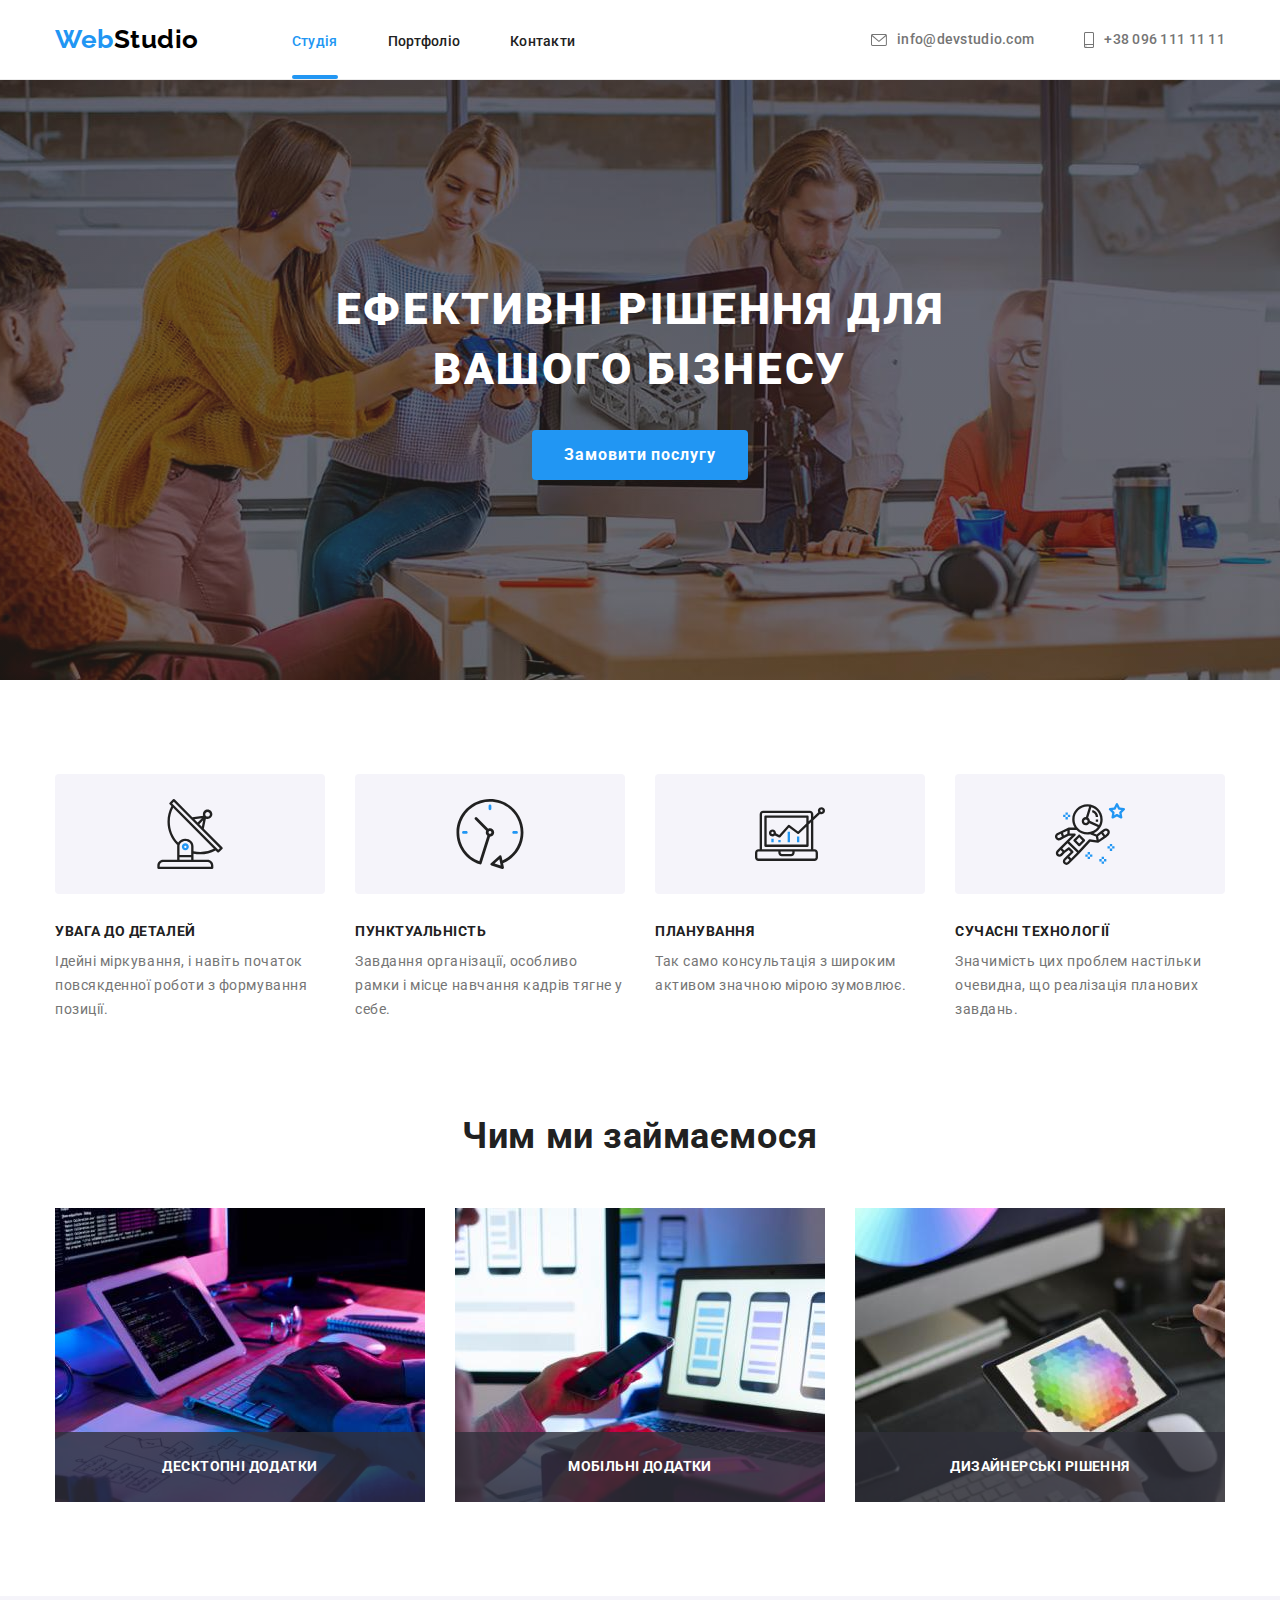
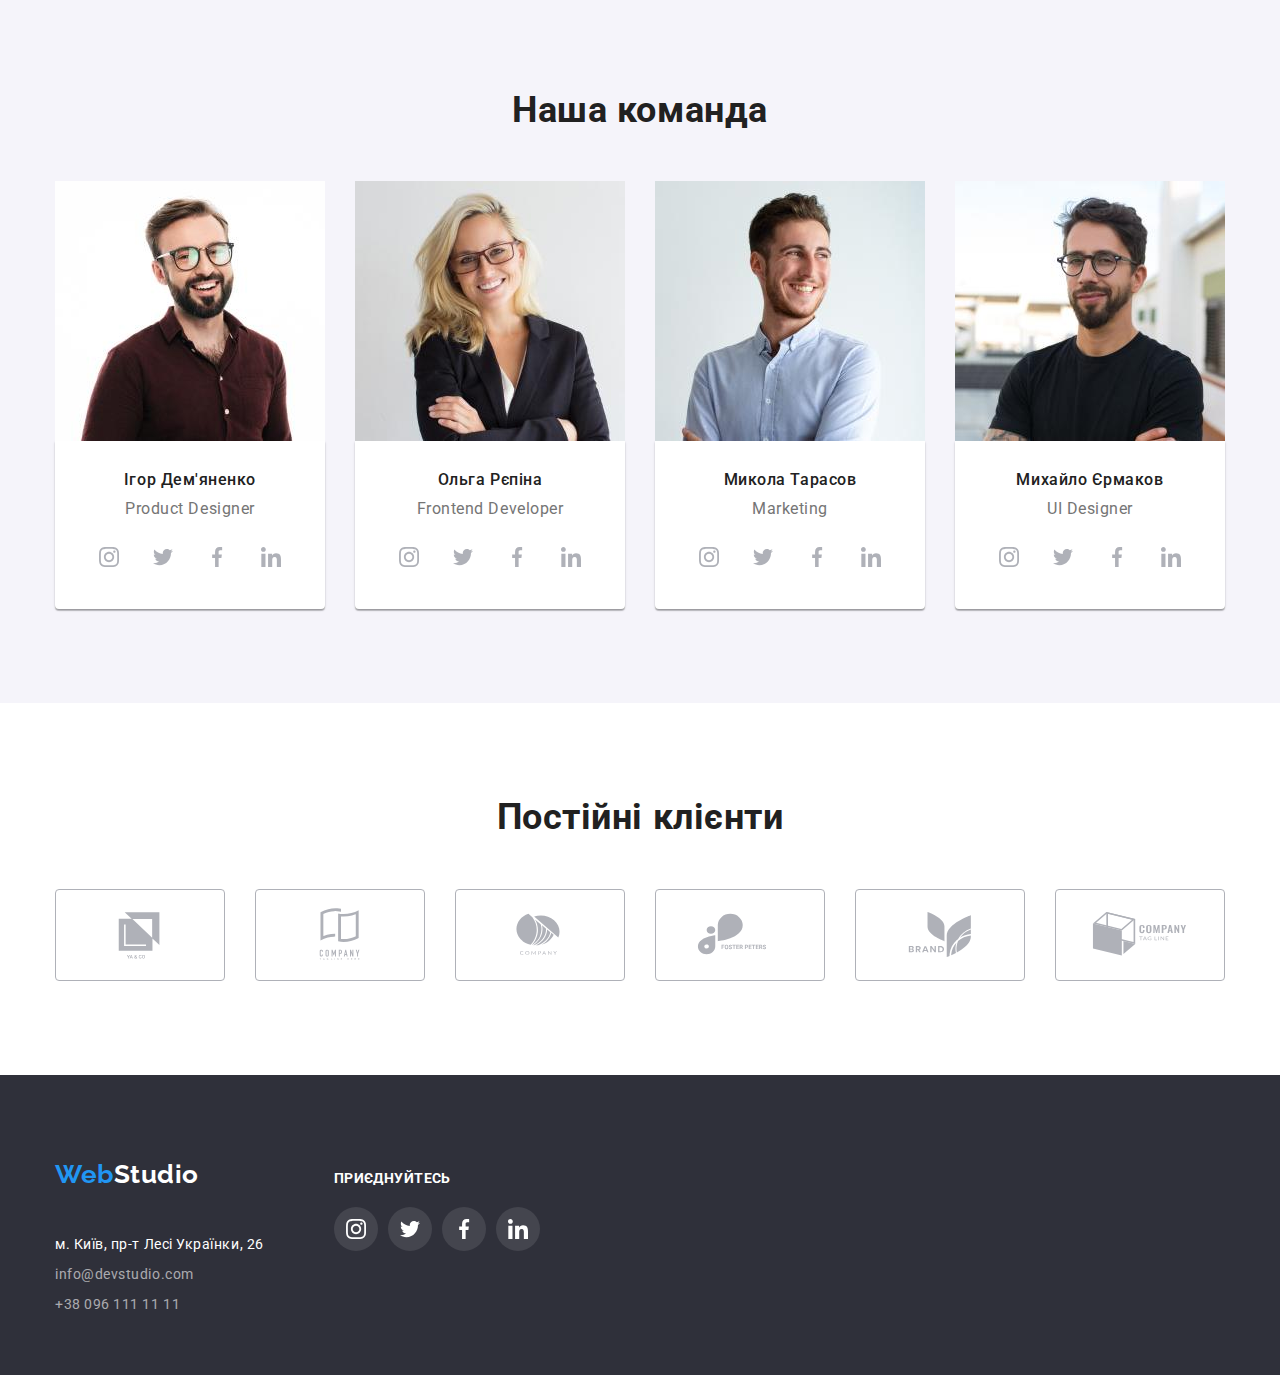
<file: index.html>
<!DOCTYPE html>
<html lang="uk">

<head>
    <meta charset="UTF-8">
    <meta http-equiv="X-UA-Compatible" content="IE=edge">
    <meta name="viewport" content="width=device-width, initial-scale=1.0">
    <title>Студія</title>
    <link rel="preconnect" href="https://fonts.googleapis.com">
    <link rel="preconnect" href="https://fonts.gstatic.com" crossorigin>
    <link
        href="https://fonts.googleapis.com/css2?family=Raleway:wght@700&family=Roboto:wght@400;500;700;900&display=swap"
        rel="stylesheet">
    <link rel="stylesheet"
        href="https://cdnjs.cloudflare.com/ajax/libs/modern-normalize/1.1.0/modern-normalize.min.css">
    <link rel="stylesheet" href="./css/styles.css">
</head>

<body>
    <!-- header site nav -->
    <header class="page-header">
        <div class="container">
            <div class="header-container">
                <nav class="nav">
                    <a href="./index.html" class="logo link">Web<span class="logo-black">Studio</span></a>
                    <ul class="nav-list list">
                        <li class="nav-item"><a class="nav-link link current" href="./index.html">Студія</a></li>
                        <li class="nav-item"><a class="nav-link link" href="./portfolio.html">Портфоліо</a></li>
                        <li class="nav-item"><a class="nav-link link" href="">Контакти</a></li>
                    </ul>
                </nav>
                <ul class="contacts-list list">
                    <li class="contacts-item"><a class="contacts-link link" href="mailto:info@devstudio.com" lang="en">
                            <svg class="contacts-logo-icon" width="16" height="12">
                                <use href="./img/icons.svg#icon-mail"></use>
                            </svg>info@devstudio.com
                        </a></li>
                    <li class="contacts-item"><a class="contacts-link link" href="tel:+380961111111">
                            <svg class="contacts-logo-icon" width="10" height="16">
                                <use href="./img/icons.svg#icon-phone"></use>
                            </svg>+38 096 111 11 11
                        </a>
                    </li>
                </ul>
            </div>
        </div>
    </header>
    <main>
        <!-- hero -->
        <section class="hero">
            <div class="container hero-background hero-overlay">
                <h1 class="hero-title">Ефективні рішення для вашого бізнесу</h1>
                <button class="primary-button" type="button" data-modal-open>Замовити послугу</button>
            </div>
        </section>
        <!-- features title -->
        <section class="features-section">
            <div class="container">
                <h2 class="visually-hidden">Особливості</h2>
                <ul class="features-list list">
                    <li class="features-item">
                        <div class="futures-icon">
                            <svg class="icon-antenna" width="70px" height="70px">
                                <use href="./img/icons.svg#icon-antenna"></use>
                            </svg>
                        </div>
                        <h3 class="features-title">Увага до деталей</h3>
                        <p class="features-text">Ідейні міркування, і навіть початок повсякденної роботи з формування
                            позиції.</p>
                    </li>
                    <li class="features-item">
                        <div class="futures-icon">
                            <svg class="icon-clock" width="70px" height="70px">
                                <use href="./img/icons.svg#icon-clock"></use>
                            </svg>
                        </div>
                        <h3 class="features-title">Пунктуальність</h3>
                        <p class="features-text">Завдання організації, особливо рамки і місце навчання кадрів тягне у
                            себе.
                        </p>
                    </li>
                    <li class="features-item">
                        <div class="futures-icon">
                            <svg class="icon-diagram" width="70px" height="70px">
                                <use href="./img/icons.svg#icon-diagram"></use>
                            </svg>
                        </div>
                        <h3 class=" features-title">Планування</h3>
                        <p class="features-text">Так само консультація з широким активом значною мірою зумовлює.
                        </p>
                    </li>
                    <li class="features-item">
                        <div class="futures-icon">
                            <svg class="icon-astronaut" width="70px" height="70px">
                                <use href="./img/icons.svg#icon-astronaut"></use>
                            </svg>
                        </div>
                        <h3 class=" features-title">Сучасні технології</h3>
                        <p class="features-text">Значимість цих проблем настільки очевидна, що реалізація
                            планових
                            завдань.
                        </p>
                    </li>
                </ul>
            </div>
        </section>
        <!-- about -->
        <section class="about-section">
            <div class="container">
                <h2 class="title">Чим ми займаємося</h2>
                <ul class="about-list list">
                    <li class="about-item">
                        <div class="image-container"><img class="about-image" src="./img/block-diagrams.jpg"
                                alt="блок-схеми" width="370">
                        </div>
                        <p class="about-text">Десктопні додатки</p>
                    </li>
                    <li class="about-item">
                        <div class="image-container"><img class="about-image" src="./img/layouts.jpg" alt="макети"
                                width="370"></div>
                        <p class="about-text">Мобільні додатки</p>
                    </li>
                    <li class="about-item">
                        <div class="image-container"><img class="about-image" src="./img/design.jpg" alt="дизайн"
                                width="370"></div>
                        <p class="about-text">Дизайнерські рішення</p>

                    </li>
                </ul>
            </div>
        </section>
        <!-- our team -->
        <section class="team section">
            <div class="container">
                <h2 class="title">Наша команда</h2>
                <ul class="team-list list">
                    <li class="team-item">
                        <img class="team-image" src="./img/product-designer.jpg" alt="брюнет і в бордовій сорочці"
                            width="270">
                        <div class="container-cards">
                            <h3 class="team-title">Ігор Дем'яненко</h3>
                            <p class="team-text">Product Designer</p>
                            <ul class="net-list list">
                                <li class="net-item"><a href="" class="net-link"><svg class="net-icon" width="20"
                                            height="20">
                                            <use href="./img/icons.svg#icon-instagram"></use>
                                        </svg></a></li>
                                <li class="net-item"><a href="" class="net-link"><svg class="net-icon" width="20"
                                            height="20">
                                            <use href="./img/icons.svg#icon-twitter"></use>
                                        </svg></a></li>
                                <li class="net-item"><a href="" class="net-link"><svg class="net-icon" width="20"
                                            height="20">
                                            <use href="./img/icons.svg#icon-facebook"></use>
                                        </svg></a></li>
                                <li class="net-item"><a href="" class="net-link"><svg class="net-icon" width="20"
                                            height="20">
                                            <use href="./img/icons.svg#icon-linkedin"></use>
                                        </svg></a></li>
                            </ul>
                        </div>
                    </li>
                    <li class="team-item">
                        <img class="team-image" src="./img/frontend-developer.jpg" alt="блондинка в чорному піджаку"
                            width="270">
                        <div class="container-cards">
                            <h3 class="team-title">Ольга Рєпіна</h3>
                            <p class="team-text">Frontend Developer</p>
                            <ul class="net-list list">
                                <li class="net-item"><a href="" class="net-link"><svg class="net-icon" width="20"
                                            height="20">
                                            <use href="./img/icons.svg#icon-instagram"></use>
                                        </svg></a></li>
                                <li class="net-item"><a href="" class="net-link"><svg class="net-icon" width="20"
                                            height="20">
                                            <use href="./img/icons.svg#icon-twitter"></use>
                                        </svg></a></li>
                                <li class="net-item"><a href="" class="net-link"><svg class="net-icon" width="20"
                                            height="20">
                                            <use href="./img/icons.svg#icon-facebook"></use>
                                        </svg></a></li>
                                <li class="net-item"><a href="" class="net-link"><svg class="net-icon" width="20"
                                            height="20">
                                            <use href="./img/icons.svg#icon-linkedin"></use>
                                        </svg></a></li>
                            </ul>
                        </div>
                    </li>
                    <li class="team-item">
                        <img class="team-image" src="./img/marketing.jpg" alt="брюнет в голубій сорочці" width="270">
                        <div class="container-cards">
                            <h3 class="team-title">Микола Тарасов</h3>
                            <p class="team-text">Marketing</p>
                            <ul class="net-list list">
                                <li class="net-item"><a href="" class="net-link"><svg class="net-icon" width="20"
                                            height="20">
                                            <use href="./img/icons.svg#icon-instagram"></use>
                                        </svg></a></li>
                                <li class="net-item"><a href="" class="net-link"><svg class="net-icon" width="20"
                                            height="20">
                                            <use href="./img/icons.svg#icon-twitter"></use>
                                        </svg></a></li>
                                <li class="net-item"><a href="" class="net-link"><svg class="net-icon" width="20"
                                            height="20">
                                            <use href="./img/icons.svg#icon-facebook"></use>
                                        </svg></a></li>
                                <li class="net-item"><a href="" class="net-link"><svg class="net-icon" width="20"
                                            height="20">
                                            <use href="./img/icons.svg#icon-linkedin"></use>
                                        </svg></a></li>
                            </ul>
                        </div>
                    </li>
                    <li class="team-item">
                        <img class="team-image" src="./img/ui-designer.jpg" alt="брюнет в чорній футболці" width="270">
                        <div class="container-cards">
                            <h3 class="team-title">Михайло Єрмаков</h3>
                            <p class="team-text">UI Designer</p>
                            <ul class="net-list list">
                                <li class="net-item"><a href="" class="net-link"><svg class="net-icon" width="20"
                                            height="20">
                                            <use href="./img/icons.svg#icon-instagram"></use>
                                        </svg></a></li>
                                <li class="net-item"><a href="" class="net-link"><svg class="net-icon" width="20"
                                            height="20">
                                            <use href="./img/icons.svg#icon-twitter"></use>
                                        </svg></a></li>
                                <li class="net-item"><a href="" class="net-link"><svg class="net-icon" width="20"
                                            height="20">
                                            <use href="./img/icons.svg#icon-facebook"></use>
                                        </svg></a></li>
                                <li class="net-item"><a href="" class="net-link"><svg class="net-icon" width="20"
                                            height="20">
                                            <use href="./img/icons.svg#icon-linkedin"></use>
                                        </svg></a></li>
                            </ul>
                        </div>
                    </li>
                </ul>
            </div>
        </section>
        <!-- clients section -->
        <section class="clients section">
            <div class="container">
                <h2 class="title">Постійні клієнти</h2>
                <ul class="clients-list list">
                    <li class="clients-item"><a class="clients-link link" href=""><svg class="clients-logo-icon"
                                width="106" height="60">
                                <use href="./img/icons.svg#icon-logo"></use>
                            </svg></a></li>
                    <li class="clients-item"><a class="clients-link link" href=""><svg class="clients-logo-icon"
                                width="106" height="60">
                                <use href="./img/icons.svg#icon-logo-1"></use>
                            </svg></a></li>
                    <li class="clients-item"><a class="clients-link link" href=""><svg class="clients-logo-icon"
                                width="106" height="60">
                                <use href="./img/icons.svg#icon-logo-2"></use>
                            </svg></a></li>
                    <li class="clients-item"><a class="clients-link link" href=""><svg class="clients-logo-icon"
                                width="106" height="60">
                                <use href="./img/icons.svg#icon-logo-3"></use>
                            </svg></a></li>
                    <li class="clients-item"><a class="clients-link link" href=""><svg class="clients-logo-icon"
                                width="106" height="60">
                                <use href="./img/icons.svg#icon-logo-4"></use>
                            </svg></a></li>
                    <li class="clients-item"><a class="clients-link link" href=""><svg class="clients-logo-icon"
                                width="106" height="60">
                                <use href="./img/icons.svg#icon-logo-5"></use>
                            </svg></a></li>
                </ul>
            </div>
        </section>
    </main>
    <!-- footer -->
    <footer class="footer">
        <div class="container">
            <div class="footer-box">
                <div class="footer-container">
                    <a href="./index.html" class="logo logo-footer link">Web<span class="logo-white">Studio</span></a>
                    <address class="address">
                        <ul class="address-list list">
                            <li class="address-item"><a class="address-link-map link"
                                    href="https://goo.gl/maps/CPtrU1FHBa2aNyZL9" target="_blank"
                                    rel="noopener noreferrer nofollow">м. Київ, пр-т Лесі Українки, 26</a></li>
                            <li class="address-item"><a class="address-link link" href="mailto:info@devstudio.com"
                                    lang="en">info@devstudio.com</a></li>
                            <li class="address-item"><a class="address-link link" href="tel:+380961111111">+38 096 111
                                    11
                                    11</a>
                            </li>
                        </ul>
                    </address>
                </div>
                <div class="footer-join-container">
                    <p class="footer-text">Приєднуйтесь</p>
                    <ul class="footer-list list">
                        <li class="footer-net-item"><a href="" class="footer-net-link"><svg class="footer-net-icon"
                                    width="20" height="20">
                                    <use href="./img/icons.svg#icon-instagram"></use>
                                </svg></a></li>
                        <li class="footer-net-item"><a href="" class="footer-net-link"><svg class="footer-net-icon"
                                    width="20" height="20">
                                    <use href="./img/icons.svg#icon-twitter"></use>
                                </svg></a></li>
                        <li class="footer-net-item"><a href="" class="footer-net-link"><svg class="footer-net-icon"
                                    width="20" height="20">
                                    <use href="./img/icons.svg#icon-facebook"></use>
                                </svg></a></li>
                        <li class="footer-net-item"><a href="" class="footer-net-link"><svg class="footer-net-icon"
                                    width="20" height="20">
                                    <use href="./img/icons.svg#icon-linkedin"></use>
                                </svg></a></li>
                    </ul>
                </div>
            </div>
        </div>
    </footer>
    <!-- modal wimdow -->
    <div class="backdrop is-hidden" data-modal>
        <div class="modal">
            <button class="modal-close-button" type="button" data-modal-close><svg class="modal-icon" width="18"
                    height="18">
                    <use href="./img/icons.svg#icon-close"></use>
                </svg></button>
        </div>
    </div>
    <!-- script modal window -->
    <script src="./js/modal.js"></script>
</body>

</html>
</file>
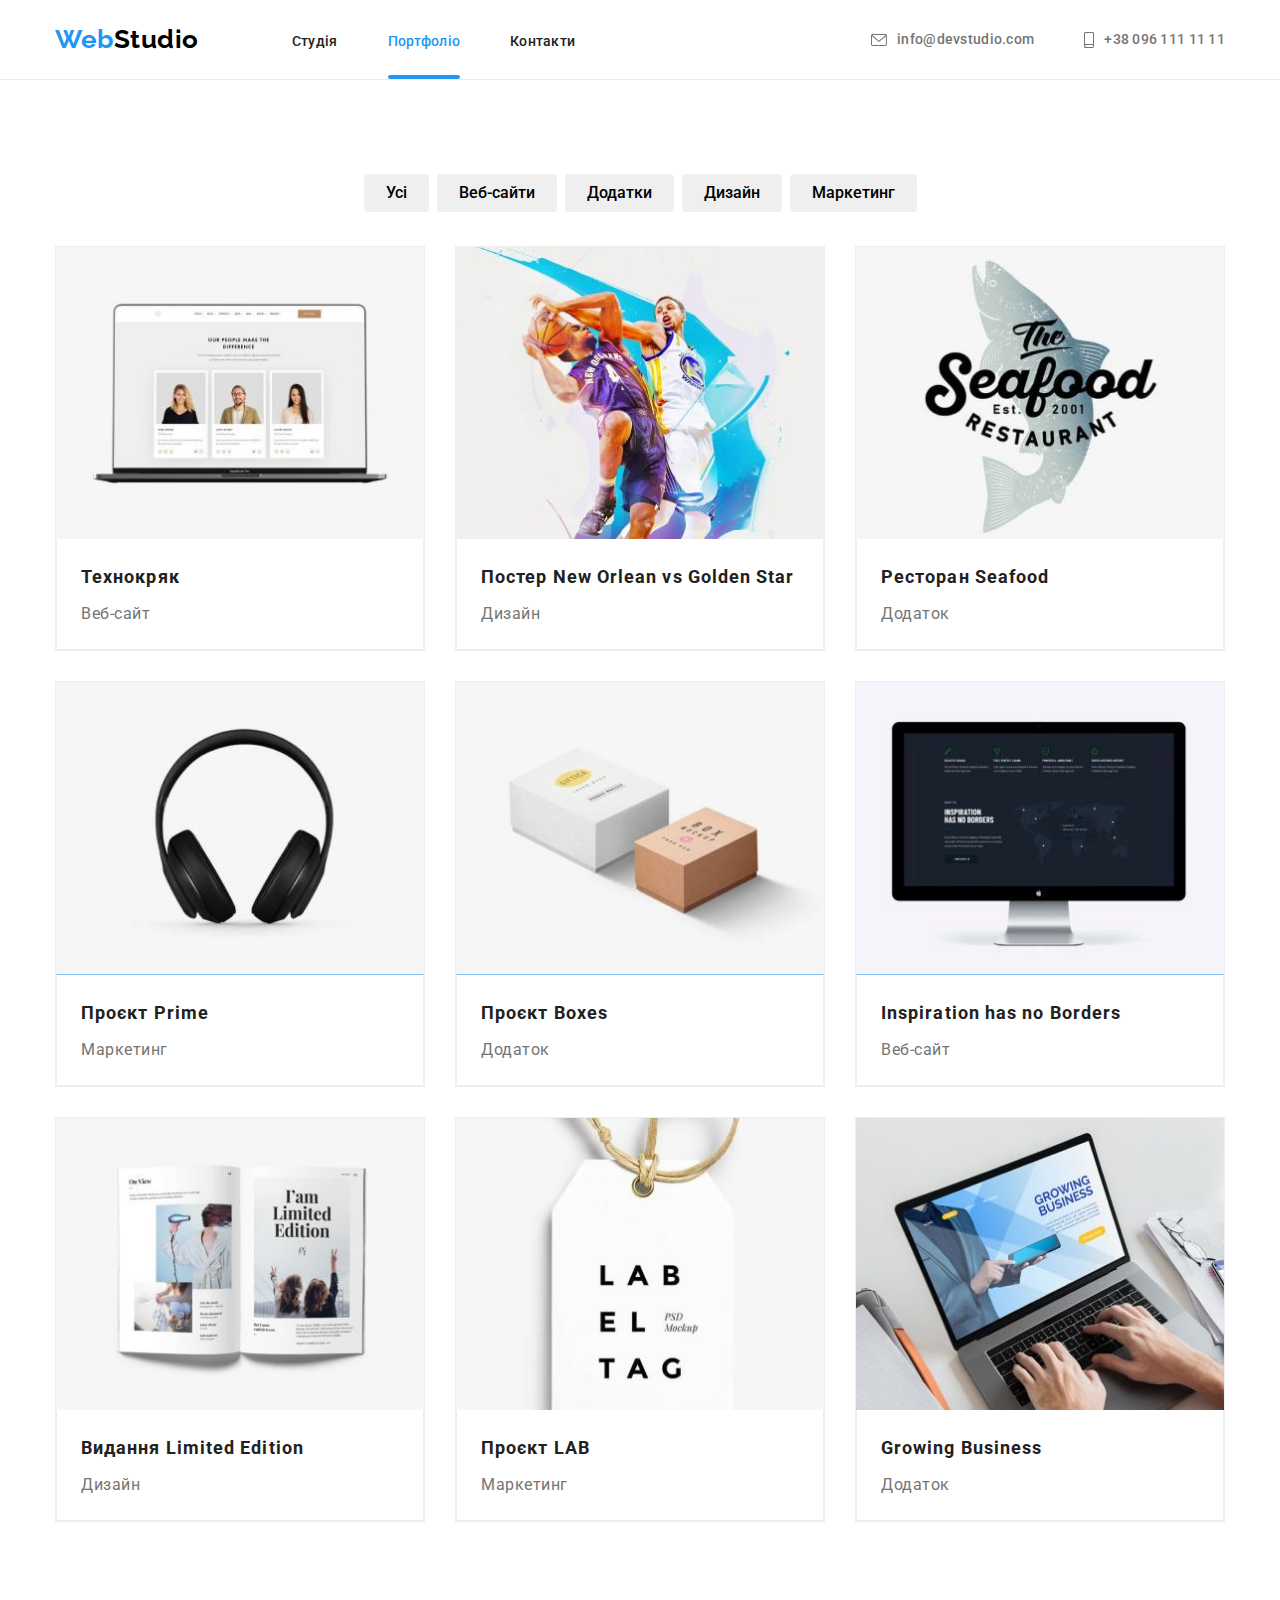
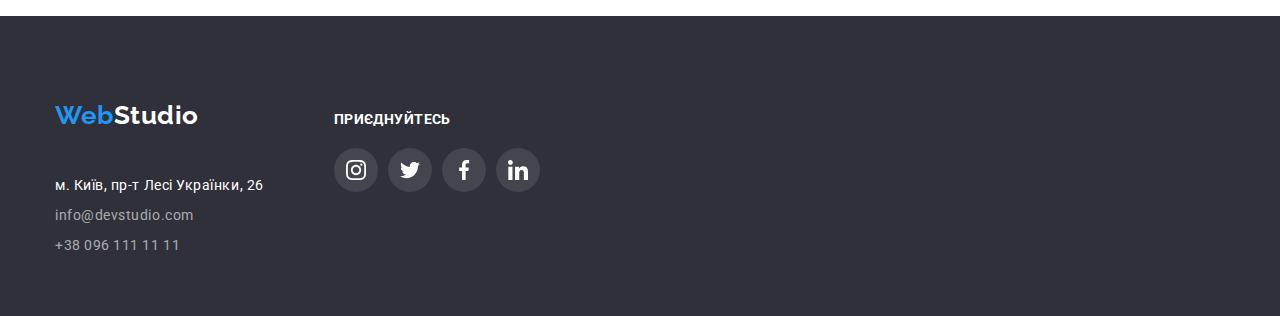
<file: portfolio.html>
<!DOCTYPE html>
<html lang="uk">

<head>
    <meta charset="UTF-8">
    <meta http-equiv="X-UA-Compatible" content="IE=edge">
    <meta name="viewport" content="width=device-width, initial-scale=1.0">
    <title>Студія</title>
    <link rel="preconnect" href="https://fonts.googleapis.com">
    <link rel="preconnect" href="https://fonts.gstatic.com" crossorigin>
    <link
        href="https://fonts.googleapis.com/css2?family=Raleway:wght@700&family=Roboto:wght@400;500;700;900&display=swap"
        rel="stylesheet">
    <link rel="stylesheet"
        href="https://cdnjs.cloudflare.com/ajax/libs/modern-normalize/1.1.0/modern-normalize.min.css">
    <link rel="stylesheet" href="./css/styles.css">
</head>

<body>
    <!-- site nav -->
    <header class="page-header">
        <div class="container">
            <div class="header-container">
                <nav class="nav">
                    <a href="./index.html" class="logo link">Web<span class="logo-black">Studio</span></a>
                    <ul class="nav-list list">
                        <li class="nav-item"><a class="nav-link link" href="./index.html">Студія</a></li>
                        <li class="nav-item"><a class="nav-link link current" href="./portfolio.html">Портфоліо</a></li>
                        <li class="nav-item"><a class="nav-link link" href="">Контакти</a></li>
                    </ul>
                </nav>
                <ul class="contacts-list list">
                    <li class="contacts-item"><a class="contacts-link link" href="mailto:info@devstudio.com" lang="en">
                            <svg class="contacts-logo-icon" width="16" height="12">
                                <use href="./img/icons.svg#icon-mail"></use>
                            </svg>info@devstudio.com
                        </a></li>
                    <li class="contacts-item"><a class="contacts-link link" href="tel:+380961111111">
                            <svg class="contacts-logo-icon" width="10" height="16">
                                <use href="./img/icons.svg#icon-phone"></use>
                            </svg>+38 096 111 11 11
                        </a>
                    </li>
                </ul>
            </div>
        </div>
    </header>
    <main>
        <!-- portfolio html -->
        <section class="section">
            <div class="container">
                <h1 class="visually-hidden">Portfolio</h1>
                <ul class="filter-list list">
                    <li class="filter-item"><button class="filter-button" type="button">Усі</button></li>
                    <li class="filter-item"><button class="filter-button" type="button">Веб-сайти</button></li>
                    <li class="filter-item"><button class="filter-button" type="button">Додатки</button></li>
                    <li class="filter-item"><button class="filter-button" type="button">Дизайн</button></li>
                    <li class="filter-item"><button class="filter-button" type="button">Маркетинг</button></li>
                </ul>
                <!-- cards-list -->
                <ul class="card-list list">
                    <li class="cards-item">
                        <a class="portfolio-link link" href="">
                            <div class="bloc-cards-image"><img class="cards-image" src="./img/portfolio/img.jpg"
                                    alt="сірий ноутбук" width="370">
                                <p class="cards-overlay-text">Ресурс пропонує комплексні пропозиції з різним рівнем
                                    функціоналу та сервісів. Все це дозволить відвідувачу отримати
                                    вичерпні відомості про компанію чи приватну особу.</p>
                            </div>
                            <div class="cards-container">
                                <h2 class="cards-title">Технокряк</h2>
                                <p class="cards-text">Веб-сайт</p>
                            </div>
                        </a>
                    </li>
                    <li class="cards-item">
                        <a class="portfolio-link link" href="">
                            <div class="bloc-cards-image">
                                <img class="cards-image" src="./img/portfolio/img-1.jpg" alt="гра в баскетбол"
                                    width="370">
                                <p class="cards-overlay-text">Lorem ipsum dolor sit amet consectetur adipisicing elit.
                                    Cumque quis sed veritatis nisi deserunt et, totam magni aliquid quos blanditiis
                                    placeat quas sequi, repellendus culpa soluta eum eaque in non?</p>
                            </div>
                            <div class="cards-container">
                                <h2 class="cards-title">Постер New Orlean vs Golden Star</h2>
                                <p class="cards-text">Дизайн</p>
                            </div>
                        </a>
                    </li>
                    <li class="cards-item">
                        <a class="portfolio-link link" href="">
                            <div class="bloc-cards-image">
                                <img class="cards-image" src="./img/portfolio/img-2.jpg" alt="лого ресторану"
                                    width="370">
                                <p class="cards-overlay-text">Lorem ipsum dolor sit amet consectetur adipisicing elit.
                                    Cumque quis sed veritatis nisi deserunt et, totam magni aliquid quos blanditiis
                                    placeat quas sequi, repellendus culpa soluta eum eaque in non?</p>
                            </div>
                            <div class="cards-container">
                                <h2 class="cards-title">Ресторан Seafood</h2>
                                <p class="cards-text">Додаток</p>
                            </div>
                        </a>
                    </li>
                    <li class="cards-item">
                        <a class="portfolio-link link" href="">
                            <div class="bloc-cards-image">
                                <img class="cards-image" src="./img/portfolio/img-3.jpg" alt="навушники" width="370">
                                <p class="cards-overlay-text">Lorem ipsum dolor sit amet consectetur adipisicing elit.
                                    Cumque quis sed veritatis nisi deserunt et, totam magni aliquid quos blanditiis
                                    placeat quas sequi, repellendus culpa soluta eum eaque in non?</p>
                            </div>
                            <div class="cards-container">
                                <h2 class="cards-title">Проєкт Prime</h2>
                                <p class="cards-text">Маркетинг</p>
                            </div>
                        </a>
                    </li>
                    <li class="cards-item">
                        <a class="portfolio-link link" href="">
                            <div class="bloc-cards-image">
                                <img class="cards-image" src="./img/portfolio/img-4.jpg" alt="дві коробки" width="370">
                                <p class="cards-overlay-text">Lorem ipsum dolor sit amet consectetur adipisicing elit.
                                    Cumque quis sed veritatis nisi deserunt et, totam magni aliquid quos blanditiis
                                    placeat quas sequi, repellendus culpa soluta eum eaque in non?</p>
                            </div>
                            <div class="cards-container">
                                <h2 class="cards-title">Проєкт Boxes</h2>
                                <p class="cards-text">Додаток</p>
                            </div>
                        </a>
                    </li>
                    <li class="cards-item">
                        <a class="portfolio-link link" href="">
                            <div class="bloc-cards-image">
                                <img class="cards-image" src="./img/portfolio/img-5.jpg"
                                    alt="монітор з зображенням мапи" width="370">
                                <p class="cards-overlay-text">Lorem ipsum dolor sit amet consectetur adipisicing elit.
                                    Cumque quis sed veritatis nisi deserunt et, totam magni aliquid quos blanditiis
                                    placeat quas sequi, repellendus culpa soluta eum eaque in non?</p>
                            </div>
                            <div class="cards-container">
                                <h2 class="cards-title">Inspiration has no Borders</h2>
                                <p class="cards-text">Веб-сайт</p>
                            </div>
                        </a>
                    </li>
                    <li class="cards-item">
                        <a class="portfolio-link link" href="">
                            <div class="bloc-cards-image">
                                <img class="cards-image" src="./img/portfolio/img-6.jpg" alt="журнал з фотографіями"
                                    width="370">
                                <p class="cards-overlay-text">Lorem ipsum dolor sit amet consectetur adipisicing elit.
                                    Cumque quis sed veritatis nisi deserunt et, totam magni aliquid quos blanditiis
                                    placeat quas sequi, repellendus culpa soluta eum eaque in non?</p>
                            </div>
                            <div class="cards-container">
                                <h2 class="cards-title">Видання Limited Edition</h2>
                                <p class="cards-text">Дизайн</p>
                            </div>
                        </a>
                    </li>
                    <li class="cards-item">
                        <a class="portfolio-link link" href="">
                            <div class="bloc-cards-image">
                                <img class="cards-image" src="./img/portfolio/img-7.jpg" alt="бірка з написами"
                                    width="370">
                                <p class="cards-overlay-text">Lorem ipsum dolor sit amet consectetur adipisicing elit.
                                    Cumque quis sed veritatis nisi deserunt et, totam magni aliquid quos blanditiis
                                    placeat quas sequi, repellendus culpa soluta eum eaque in non?</p>
                            </div>
                            <div class="cards-container">
                                <h2 class="cards-title">Проєкт <span class="uppercase">LAB</span></h2>
                                <p class="cards-text">Маркетинг</p>
                            </div>
                        </a>
                    </li>
                    <li class="cards-item">
                        <a class="portfolio-link link" href="">
                            <div class="bloc-cards-image">
                                <img class="cards-image" src="./img/portfolio/img-8.jpg"
                                    alt="людина працює за ноутбуком" width="370">
                                <p class="cards-overlay-text">Lorem ipsum dolor sit amet consectetur adipisicing elit.
                                    Cumque quis sed veritatis nisi deserunt et, totam magni aliquid quos blanditiis
                                    placeat quas sequi, repellendus culpa soluta eum eaque in non?</p>
                            </div>
                            <div class="cards-container">
                                <h2 class="cards-title">Growing Business</h2>
                                <p class="cards-text">Додаток</p>
                            </div>
                        </a>
                    </li>
                </ul>
            </div>
        </section>
    </main>
    <!-- footer -->
    <footer class="footer">
        <div class="container">
            <div class="footer-box">
                <div class="footer-container">
                    <a href="./index.html" class="logo logo-footer link">Web<span class="logo-white">Studio</span></a>
                    <address class="address">
                        <ul class="address-list list">
                            <li class="address-item"><a class="address-link-map link"
                                    href="https://goo.gl/maps/CPtrU1FHBa2aNyZL9" target="_blank"
                                    rel="noopener noreferrer nofollow">м. Київ, пр-т Лесі Українки, 26</a></li>
                            <li class="address-item"><a class="address-link link" href="mailto:info@devstudio.com"
                                    lang="en">info@devstudio.com</a></li>
                            <li class="address-item"><a class="address-link link" href="tel:+380961111111">+38 096 111
                                    11
                                    11</a>
                            </li>
                        </ul>
                    </address>
                </div>
                <div class="footer-join-container">
                    <p class="footer-text">Приєднуйтесь</p>
                    <ul class="footer-list list">
                        <li class="footer-net-item"><a href="" class="footer-net-link"><svg class="footer-net-icon"
                                    width="20" height="20">
                                    <use href="./img/icons.svg#icon-instagram"></use>
                                </svg></a></li>
                        <li class="footer-net-item"><a href="" class="footer-net-link"><svg class="footer-net-icon"
                                    width="20" height="20">
                                    <use href="./img/icons.svg#icon-twitter"></use>
                                </svg></a></li>
                        <li class="footer-net-item"><a href="" class="footer-net-link"><svg class="footer-net-icon"
                                    width="20" height="20">
                                    <use href="./img/icons.svg#icon-facebook"></use>
                                </svg></a></li>
                        <li class="footer-net-item"><a href="" class="footer-net-link"><svg class="footer-net-icon"
                                    width="20" height="20">
                                    <use href="./img/icons.svg#icon-linkedin"></use>
                                </svg></a></li>
                    </ul>
                </div>
            </div>
        </div>
    </footer>

</body>

</html>
</file>
<file: css/styles.css>
:root {
  --title-text-color: #212121;
  --secondary-text-color: #757575;
  --footer-text: rgba(255, 255, 255, 0.6);
  --accent-color: #2196f3;
  --active-button: #188ce8;
  --primary-white-color: #ffffff;
  --secondary-gray-color: #f5f4fa;
  --secondary-footer-color: #2f303a;
  --logo-black-color: #000000;
  --header-separate-line: #ececec;
  --cards-border: #eeeeee;
  --svg-grey-color: #afb1b8;
  --timing-function: cubic-bezier(0.4, 0, 0.2, 1);
}

h1,
h2,
h3,
h4,
h5,
h6,
p,
ul,
ol,
li {
  margin: 0px;
  padding: 0px;
}

img {
  display: block;
  max-width: 100%;
  height: auto;
  object-fit: cover;
}

body {
  background-color: var(--primary-white-color);
  color: var(--title-text-color);

  font-family: "Roboto", sans-serif;
  font-size: 18px;
  line-height: 2;
  letter-spacing: 0.03em;
}

/* Hidden headers!!! */
.visually-hidden {
  position: absolute;
  white-space: nowrap;
  width: 1px;
  height: 1px;
  overflow: hidden;
  border: 0;
  padding: 0;
  clip: rect(0 0 0 0);
  clip-path: inset(50%);
  margin: -1px;
}

/* reset styles <ul> <a>  */
.list {
  list-style: none;
}

.link {
  text-decoration: none;
  font-style: normal;
}

/* Position containers/section/title */
.container {
  width: 100%;
  max-width: 1200px;
  margin: 0 auto;
  padding: 0 15px;
}

.section {
  padding: 94px 0;
}

.title {
  margin-bottom: 50px;
  text-align: center;
}

/* index html page */
/* header site nav */
.logo {
  color: var(--accent-color);

  font-family: "Raleway", sans-serif;
  font-weight: 700;
  font-size: 26px;
  line-height: 1.2;
  text-decoration: none;
  padding: 24px 0 24px 0;
}

.logo-black {
  color: var(--logo-black-color);
}

.logo-white {
  color: var(--primary-white-color);
}

.nav-link {
  color: var(--title-text-color);

  position: relative;

  font-weight: 500;
  font-size: 14px;
  line-height: 1.14;
  letter-spacing: 0.02em;
  padding: 30px 0;

  transition: color 250ms var(--timing-function);
}

.nav-link:hover,
.nav-link:focus {
  color: var(--accent-color);
}

/* leaves an active link */
.link.current {
  color: var(--accent-color);
}

/* underscore active link */
.current::after {
  content: "";

  position: absolute;
  left: 0;
  bottom: 0;

  display: block;
  width: 100%;
  height: 4px;
  background-color: var(--accent-color);
  border-radius: 2px;
}

/* header position */
.page-header {
  max-height: 80px;
  border-bottom: 1px solid var(--header-separate-line);
}

.header-container {
  display: flex;
  align-items: center;
  gap: 50px;
}

.nav {
  display: flex;
  align-items: center;
  flex-grow: 1;
  gap: 93px;
}

.nav-list {
  display: flex;
  justify-content: space-between;
  gap: 50px;
  min-height: 80px;
  align-items: center;
}

.contacts-list {
  display: flex;
  flex-wrap: nowrap;
  gap: 50px;
}

.contacts-link {
  color: var(--secondary-text-color);

  font-weight: 500;
  font-size: 14px;
  line-height: 1.14;
  letter-spacing: 0.02em;

  display: flex;
  align-items: center;
  gap: 10px;
  padding: 32px 0;

  transition: color 250ms var(--timing-function);
}

.contacts-link:hover,
.contacts-link:focus {
  color: var(--accent-color);
}

/* svg mail, tel color  */
.contacts-logo-icon {
  fill: var(--secondary-text-color);

  transition: fill 250ms var(--timing-function);
}

/* svg mail, tel hover, focus */
.contacts-link:hover .contacts-logo-icon,
.contacts-link:focus .contacts-logo-icon {
  fill: var(--accent-color);
}

/* hero */
.hero {
  background-color: var(--secondary-footer-color);
  height: 600px;

  background-image: linear-gradient(
      rgba(47, 48, 58, 0.4),
      rgba(58, 56, 47, 0.4)
    ),
    url(..//img/hero-image.jpg);
  background-size: cover;
  background-position: center;
  background-repeat: no-repeat;
  margin: 0 auto;
  max-width: 1600px;

  padding: 200px 0 200px;
}

.hero-title {
  color: var(--primary-white-color);

  font-weight: 900;
  font-size: 44px;
  line-height: 1.36;
  letter-spacing: 0.06em;
  text-transform: uppercase;

  max-width: 696px;
  text-align: center;
  margin: auto;
  margin-bottom: 30px;
}

.primary-button {
  color: var(--primary-white-color);
  background-color: var(--accent-color);

  font-family: inherit;
  font-weight: 700;
  font-size: 16px;
  line-height: 1.88;
  display: flex;
  align-items: center;
  text-align: center;
  letter-spacing: 0.06em;
  border-radius: 4px;
  border: none;
  cursor: pointer;

  margin: auto;
  padding: 10px 32px;

  transition: background-color 250ms var(--timing-function),
    box-shadow 250ms var(--timing-function);
}

.primary-button:hover,
.primary-button:focus {
  background-color: var(--active-button);
  box-shadow: 0px 4px 4px rgba(0, 0, 0, 0.15);
  border-radius: 4px;
}

/* features title h2 hidden!!! */
.features-title {
  font-weight: 700;
  font-size: 14px;
  line-height: 1.14;
  text-transform: uppercase;

  margin-bottom: 10px;
}

.features-text {
  color: var(--secondary-text-color);

  font-size: 14px;
  line-height: 1.71;
}

.features-section {
  padding-top: 94px;
  padding-bottom: 94px;
}

.futures-icon {
  background-color: var(--secondary-gray-color);

  display: flex;
  align-items: center;
  justify-content: center;
  border-radius: 4px;
  margin-bottom: 30px;
  width: 270px;
  height: 120px;
}

.features-list {
  display: flex;
  flex-wrap: wrap;
  justify-content: center;
  gap: 30px;
}

.features-list .features-item {
  max-width: 270px;
}

/* about */
/* h2 title */
.title {
  font-weight: 700;
  font-size: 36px;
  line-height: 1.16;
}

.about-section {
  padding-bottom: 94px;
}

.about-list {
  display: flex;
  flex-wrap: wrap;
  justify-content: center;
  gap: 30px;
}

.about-image {
  display: block;
}

.about-list {
  position: relative;
}

.about-text {
  position: absolute;
  bottom: 0;

  color: var(--primary-white-color);

  font-weight: 700;
  font-size: 14px;
  line-height: 1.14;
  text-align: center;
  letter-spacing: 0.03em;
  text-transform: uppercase;

  background: rgba(47, 48, 58, 0.8);
  display: flex;
  height: 70px;
  width: 370px;
  align-items: center;
  justify-content: center;
}

/* our team */
.team {
  background-color: var(--secondary-gray-color);
}

.team-item {
  background-color: var(--primary-white-color);
}

.team-title {
  font-weight: 500;
  font-size: 16px;
  line-height: 1.18;

  margin-bottom: 10px;
  text-align: center;
}

.team-text {
  color: var(--secondary-text-color);

  font-size: 16px;
  line-height: 1.18;

  text-align: center;
  margin-bottom: 16px;
}

.team-list {
  display: flex;
  flex-wrap: wrap;
  justify-content: center;
  gap: 30px;
}

.team-image {
  display: block;
}

.container-cards {
  padding: 30px;
  background-color: var(--primary-white-color);
  box-shadow: 0px 1px 3px rgba(0, 0, 0, 0.12), 0px 1px 1px rgba(0, 0, 0, 0.14),
    0px 2px 1px rgba(0, 0, 0, 0.2);
  border-radius: 0px 0px 4px 4px;
}

/* social links fb, in, tw... */
.net-list {
  display: flex;
  justify-content: center;
  gap: 10px;
}

.net-link {
  width: 44px;
  height: 44px;
  display: flex;
  align-items: center;
  justify-content: center;
  background-color: var(--primary-white-color);
  border-radius: 50%;

  transition: background-color 250ms var(--timing-function);
}

.net-icon {
  fill: var(--svg-grey-color);

  transition: fill 250ms var(--timing-function);
}

/* change hover, focus colors of icons */
.net-link:hover,
.net-link:focus {
  background-color: var(--accent-color);
}

.net-link:hover .net-icon,
.net-link:focus .net-icon {
  fill: var(--primary-white-color);
}

/* clients section */
.clients-link {
  display: flex;
  fill: var(--svg-grey-color);
  width: 170px;
  height: 92px;
  border: solid 1px var(--svg-grey-color);
  border-radius: 4px;
  align-items: center;
  justify-content: center;

  transition: border-color 250ms var(--timing-function);
}

.clients-list {
  display: flex;
  gap: 30px;
}

.clients-link:hover {
  border-color: var(--accent-color);
}

.clients-logo-icon {
  transition: fill 250ms var(--timing-function);
}

.clients-link:hover .clients-logo-icon,
.clients-link:focus {
  fill: var(--accent-color);
}

/* footer */
.footer {
  background-color: var(--secondary-footer-color);

  padding: 60px 0;
}

.address-link-map {
  color: var(--primary-white-color);

  font-size: 14px;
  line-height: 1.7;
}

.address-link {
  color: var(--footer-text);

  font-size: 14px;
  line-height: 1.7;

  transition: color 250ms var(--timing-function);
}

.address-link:hover,
.address-link:focus {
  color: var(--accent-color);
}

.footer-container {
  display: flex;
  flex-direction: column;
  gap: 20px;
}

.logo-footer {
  display: block;
  line-height: 31px;
}

.address-list {
  display: flex;
  flex-direction: column;
  gap: 9px;
}

.address-link-map,
.address-link {
  display: block;
  line-height: 21px;
}

/* footer icon social links */
.footer-join-container {
  display: flex;
  flex-direction: column;
  gap: 20px;
}

.footer-box {
  display: flex;
  gap: 70px;
  align-items: baseline;
}

.footer-text {
  color: var(--primary-white-color);

  font-family: "Roboto";
  font-weight: 700;
  font-size: 14px;
  line-height: 1.14;
  letter-spacing: 0.03em;
  text-transform: uppercase;
}

.footer-list {
  display: flex;
  gap: 10px;
}

.footer-net-link {
  width: 44px;
  height: 44px;
  display: flex;
  align-items: center;
  justify-content: center;
  background-color: rgba(255, 255, 255, 0.1);
  border-radius: 50%;

  transition: background-color 250ms var(--timing-function);
}

.footer-net-icon {
  fill: var(--primary-white-color);
}

/* change hover, focus colors of background icons */
.footer-net-link:hover,
.footer-net-link:focus {
  background-color: var(--accent-color);
}

/* portfolio html */
/* buttons */
.filter-button {
  font-family: inherit;
  font-weight: 500;
  font-size: 16px;
  line-height: 1.62;
  text-align: center;
  border-radius: 4px;
  border: none;
  cursor: pointer;
  padding: 6px 22px;

  transition: color 250ms var(--timing-function),
    background-color 250ms var(--timing-function),
    box-shadow 250ms var(--timing-function);
}

.filter-button:hover,
.filter-button:focus {
  color: var(--primary-white-color);
  background-color: var(--accent-color);
  box-shadow: 0px 3px 1px rgba(0, 0, 0, 0.1), 0px 1px 2px rgba(0, 0, 0, 0.08),
    0px 2px 2px rgba(0, 0, 0, 0.12);
  border-radius: 4px;
}

/* buttons position */
.filter-list {
  margin-bottom: 34px;

  display: flex;
  justify-content: center;
  gap: 8px;
}

.portfolio-link {
  background: var(--primary-white-color);
  border: 1px solid var(--cards-border);

  display: block;
  width: 370px;

  transition: box-shadow 250ms var(--timing-function);
}

.portfolio-link:hover,
.portfolio-link:focus {
  box-shadow: 0px 1px 1px rgba(0, 0, 0, 0.12), 0px 4px 4px rgba(0, 0, 0, 0.06),
    1px 4px 6px rgba(0, 0, 0, 0.16);
}

.portfolio-link:hover .cards-overlay-text,
.portfolio-link:focus .cards-overlay-text {
  transform: translateY(0);
}

.cards-title {
  color: var(--title-text-color);

  font-weight: 700;
  font-size: 18px;
  letter-spacing: 0.06em;
}

.cards-text {
  color: var(--secondary-text-color);

  font-weight: 400;
  font-size: 16px;
  line-height: 1.88;
}

.card-list {
  display: flex;
  flex-wrap: wrap;
  justify-content: center;
  gap: 30px;
}

.cards-image {
  display: block;
}

.cards-container {
  padding: 20px 24px;
  background-color: var(--primary-white-color);
  border: 1px solid var(--cards-border);
  border-top: none;
}

.cards-title {
  margin-bottom: 4px;
}

.bloc-cards-image {
  position: relative;
  overflow: hidden;
}

.cards-overlay-text {
  background-color: rgba(33, 150, 243, 0.9);

  position: absolute;

  top: 0;
  left: 0;
  width: 100%;
  height: 100%;

  color: var(--primary-white-color);

  font-weight: 400;
  font-size: 18px;
  line-height: 1.56;
  letter-spacing: 0.03em;

  padding: 63px 24px;

  transform: translateY(100%);

  transition: transform 250ms var(--timing-function);
}

/* modal */
.backdrop {
  background-color: rgba(0, 0, 0, 0.2);

  position: fixed;

  z-index: 1;
  height: 100%;
  width: 100%;
  top: 0;
  left: 0;

  opacity: 1;

  transition: opacity 250ms var(--timing-function),
    visibility 250ms var(--timing-function);
}

/* invisible modal window */
.backdrop.is-hidden {
  opacity: 0;
  visibility: hidden;
  pointer-events: none;
}

.backdrop.is-hidden .modal {
  transform: translate(-50%, -50%) scale(1.1);
}

.modal {
  background-color: var(--primary-white-color);

  box-shadow: 0px 1px 3px rgba(0, 0, 0, 0.12), 0px 1px 1px rgba(0, 0, 0, 0.14),
    0px 2px 1px rgba(0, 0, 0, 0.2);

  position: absolute;
  top: 50%;
  left: 50%;

  width: 528px;
  height: 581px;
  border-radius: 4px;

  transform: translate(-50%, -50%) scale(1);

  transition: transform 250ms var(--timing-function);
}

.modal-close-button {
  background: var(--primary-white-color);
  border: 1px solid rgba(0, 0, 0, 0.1);

  width: 30px;
  height: 30px;
  display: flex;
  align-items: center;
  justify-content: center;
  border-radius: 50%;
  cursor: pointer;

  position: absolute;
  right: 8px;
  top: 8px;
}

.modal-icon {
  fill: var(--logo-black-color);
}
</file>
